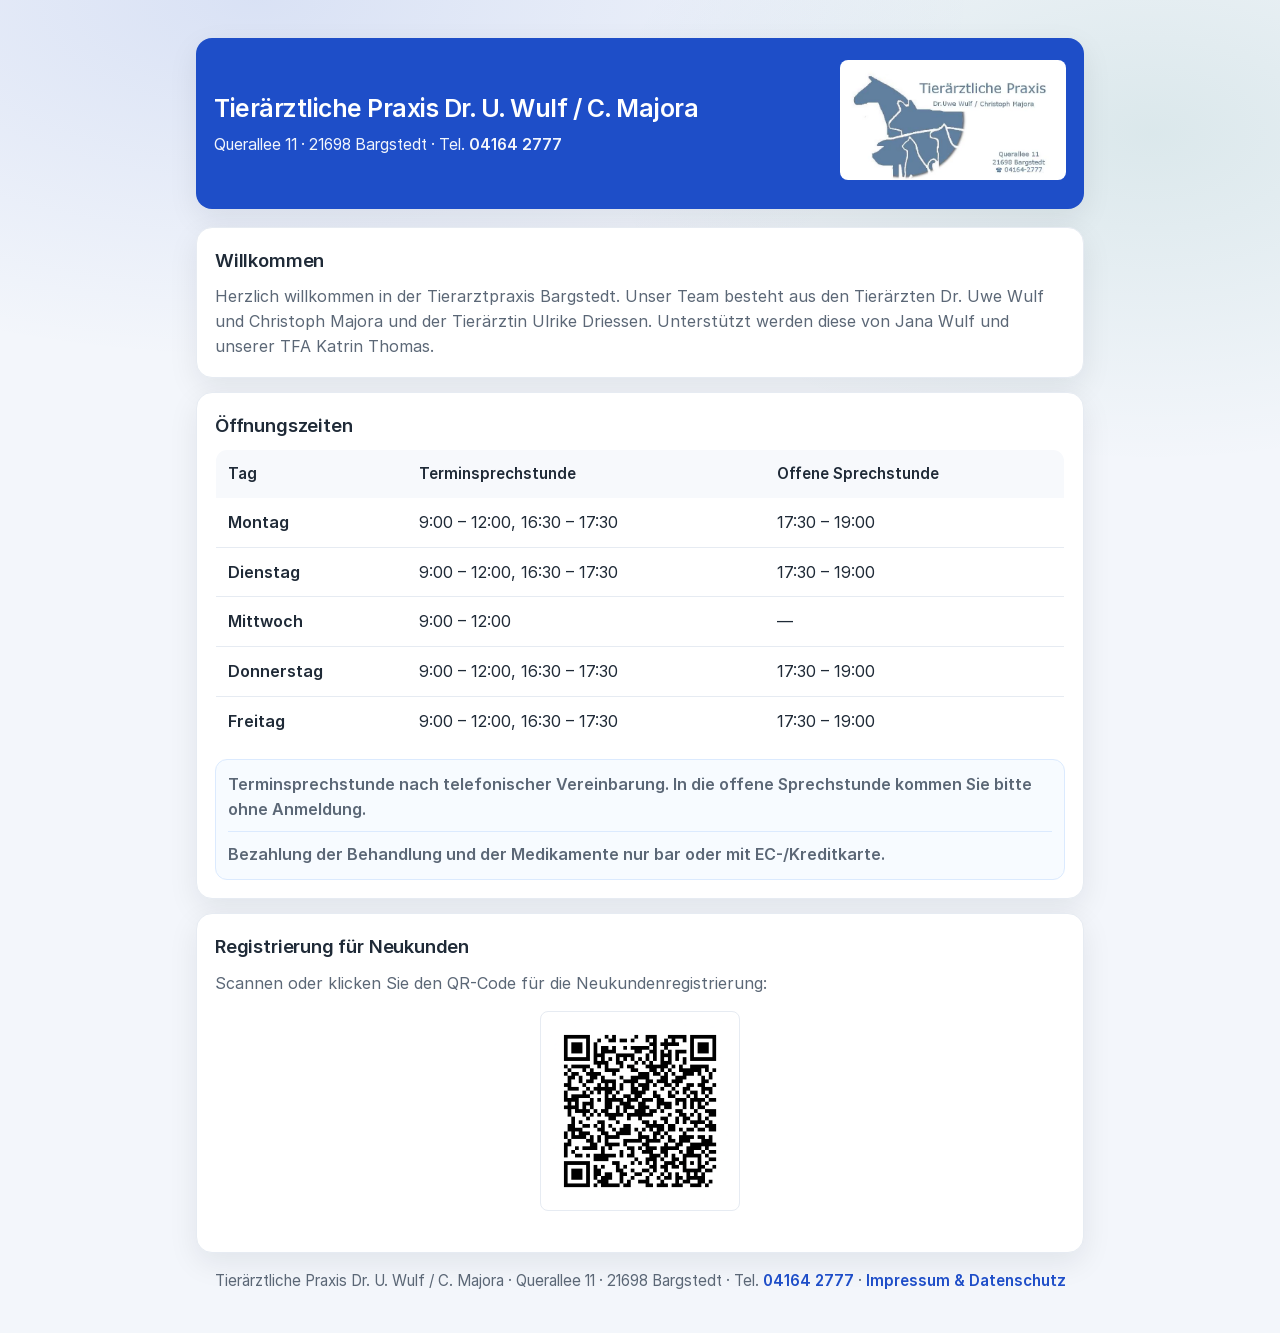
<file: index.html>
<!DOCTYPE html>
<html lang="de">

<head>
  <meta charset="UTF-8" />
  <meta name="viewport" content="width=device-width, initial-scale=1.0" />
  <meta name="format-detection" content="telephone=no">
  <title>Tierarztpraxis Bargstedt</title>
  <meta name="description"
    content="Tierarztpraxis Bargstedt – Dr. U. Wulf & C. Majora bieten Termin- und offene Sprechstunde. Jetzt online Neukundenregistrierung.">
  <link rel="canonical" href="https://tierarztpraxis-bargstedt.de/">

  <meta property="og:type" content="website">
  <meta property="og:locale" content="de_DE">
  <meta property="og:site_name" content="Tierarztpraxis Bargstedt">
  <meta property="og:title" content="Tierarztpraxis Bargstedt">
  <meta property="og:description"
    content="Dr. U. Wulf & C. Majora – Termin- und offene Sprechstunde in Bargstedt. Jetzt online als Neukunde registrieren.">
  <meta property="og:url" content="https://tierarztpraxis-bargstedt.de/">
  <meta property="og:image" content="https://tierarztpraxis-bargstedt.de/images/og-image.jpg">
  <meta property="og:image:width" content="1200">
  <meta property="og:image:height" content="630">
  <meta property="og:image:alt" content="Logo der Tierärztlichen Praxis Dr. Uwe Wulf / Christoph Majora">

  <!-- preload regular font to reduce render-blocking; semi-bold loads later when needed -->
  <link rel="preload" href="fonts/Inter-Regular.woff2" as="font" type="font/woff2" crossorigin>
  <link rel="stylesheet" href="styles.css">

  <link rel="icon" type="image/png" href="images/favicon-96x96.png" sizes="96x96" />
  <link rel="shortcut icon" href="images/favicon.ico" />
  <link rel="apple-touch-icon" sizes="180x180" href="images/apple-touch-icon.png" />
  <link rel="manifest" href="images/site.webmanifest" />
</head>

<body>
  <div class="wrap">
    <header>
      <div class="header-inner">
        <div>
          <h1>Tierärztliche Praxis Dr. U. Wulf / C. Majora</h1>
          <p>Querallee 11 · 21698 Bargstedt · Tel. <a href="tel:+4941642777">04164 2777</a></p>
        </div>
        <picture>
          <source srcset="images/logo.avif" type="image/avif">
          <source srcset="images/logo.webp" type="image/webp">
          <img class="logo" src="images/logo.webp" alt="Praxis Logo" width="640" height="340">
        </picture>
      </div>
    </header>

    <main>
      <div class="grid">
        <section class="card">
          <h2>Willkommen</h2>
          <p>
            Herzlich willkommen in der Tierarztpraxis Bargstedt. Unser Team besteht aus den Tierärzten Dr. Uwe Wulf und
            Christoph Majora und der Tierärztin Ulrike Driessen. Unterstützt werden diese von Jana Wulf und unserer TFA
            Katrin Thomas.
          </p>
        </section>

        <section class="card">
          <h2 id="oeffnungszeiten">Öffnungszeiten</h2>

          <table aria-labelledby="oeffnungszeiten">
            <thead>
              <tr>
                <th scope="col">Tag</th>
                <th scope="col">Terminsprechstunde</th>
                <th scope="col">Offene Sprechstunde</th>
              </tr>
            </thead>
            <tbody>
              <tr>
                <th scope="row">Montag</th>
                <td data-label="Terminsprechstunde">9:00 – 12:00, 16:30 – 17:30</td>
                <td data-label="Offene Sprechstunde">17:30 – 19:00</td>
              </tr>
              <tr>
                <th scope="row">Dienstag</th>
                <td data-label="Terminsprechstunde">9:00 – 12:00, 16:30 – 17:30</td>
                <td data-label="Offene Sprechstunde">17:30 – 19:00</td>
              </tr>
              <tr>
                <th scope="row">Mittwoch</th>
                <td data-label="Terminsprechstunde">9:00 – 12:00</td>
                <td data-label="Offene Sprechstunde">—</td>
              </tr>
              <tr>
                <th scope="row">Donnerstag</th>
                <td data-label="Terminsprechstunde">9:00 – 12:00, 16:30 – 17:30</td>
                <td data-label="Offene Sprechstunde">17:30 – 19:00</td>
              </tr>
              <tr>
                <th scope="row">Freitag</th>
                <td data-label="Terminsprechstunde">9:00 – 12:00, 16:30 – 17:30</td>
                <td data-label="Offene Sprechstunde">17:30 – 19:00</td>
              </tr>
            </tbody>
          </table>

          <div class="note">
            <p><strong>Terminsprechstunde nach telefonischer Vereinbarung. In die offene Sprechstunde kommen Sie bitte ohne
              Anmeldung.</strong></p>
            <p><strong>Bezahlung der Behandlung und der Medikamente nur bar oder mit EC-/Kreditkarte.</strong></p>
          </div>
        </section>

        <section class="card">
          <h2>Registrierung für Neukunden</h2>
          <p>Scannen oder klicken Sie den QR-Code für die Neukundenregistrierung:</p>
          <div class="qr">
            <a href="https://app.petsxl.com/#/signin/self-check-in-start/6d6bb8cd-afca-4d52-b471-80b0d2ed9f25"
              target="_blank" rel="noopener noreferrer">
              <img src="images/qrcode.png" alt="QR-Code zur Registrierung" width="200" height="200">
            </a>
          </div>
        </section>
      </div>
    </main>

    <footer>
      Tierärztliche Praxis Dr. U. Wulf / C. Majora · Querallee 11 · 21698 Bargstedt · Tel. <a href="tel:+4941642777">04164 2777</a>
      · <a href="impressum.html">Impressum &amp; Datenschutz</a>
    </footer>
  </div>
</body>

</html>
</file>
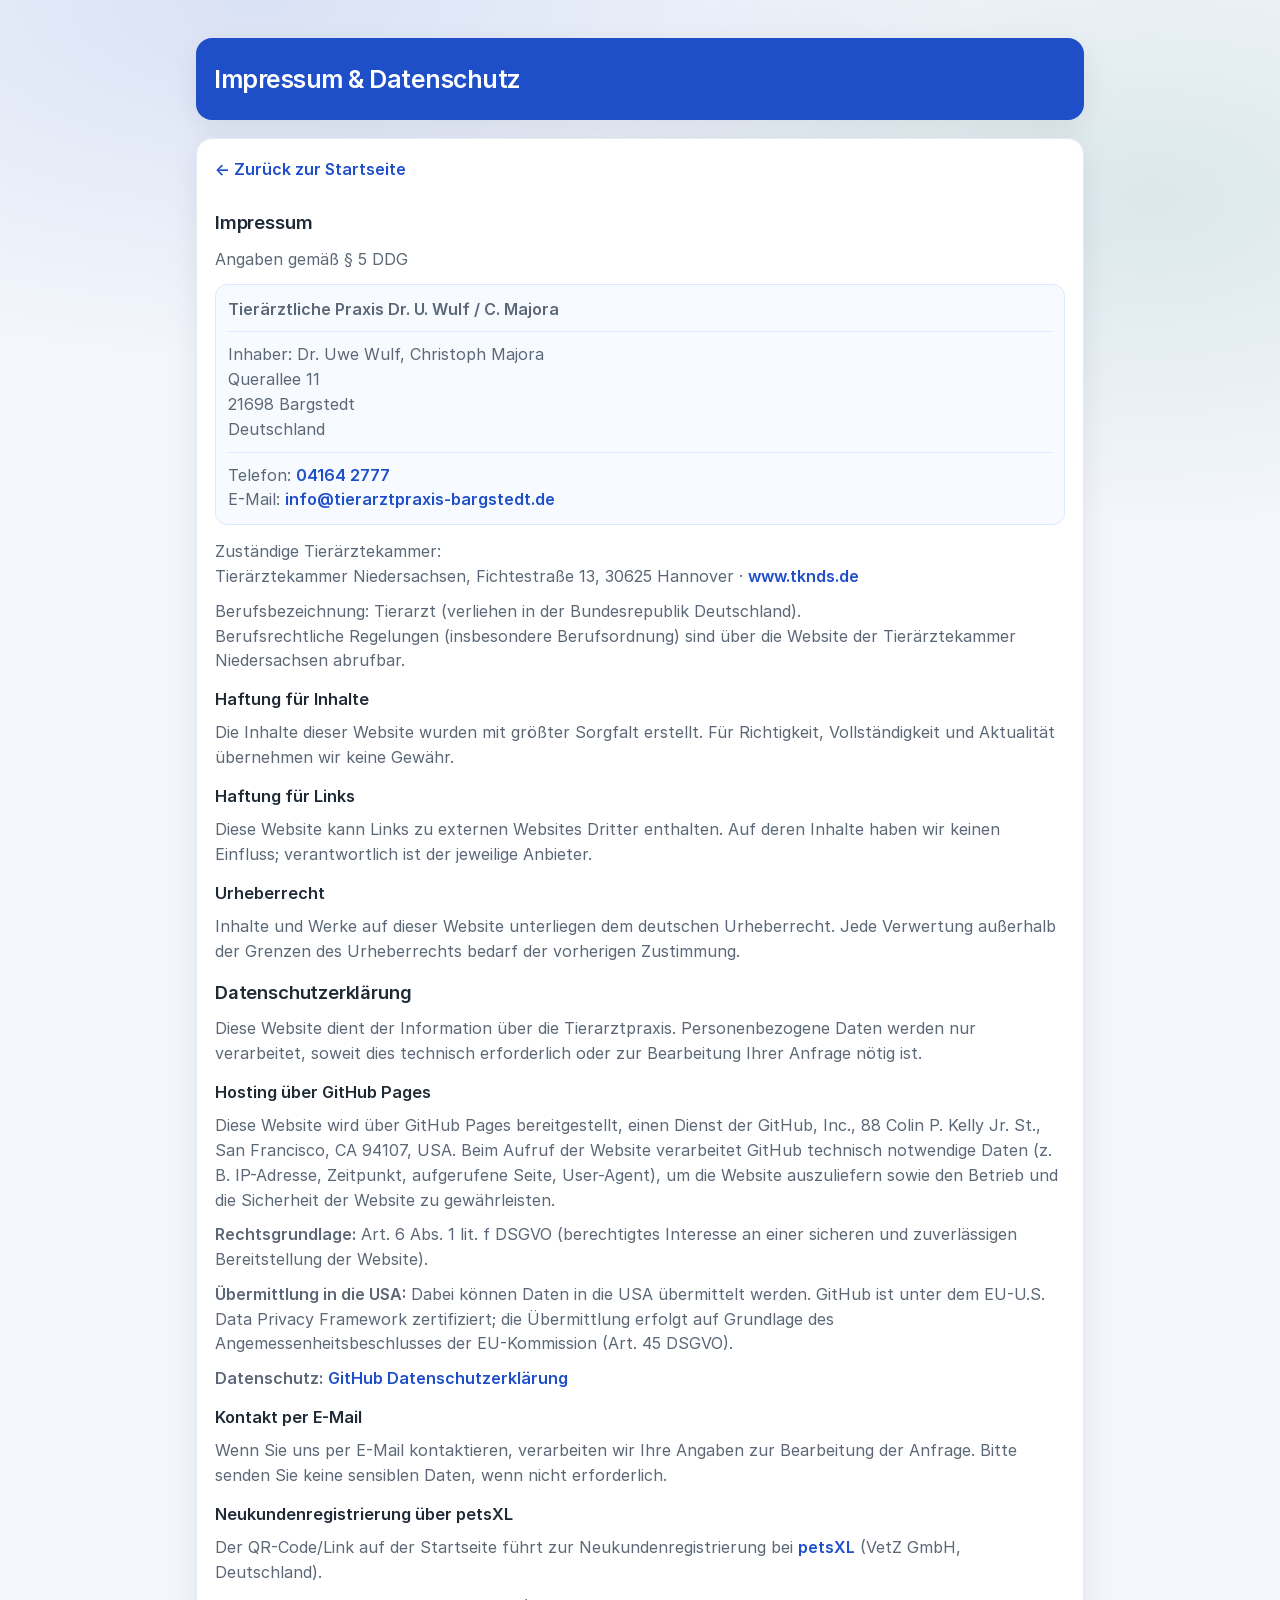
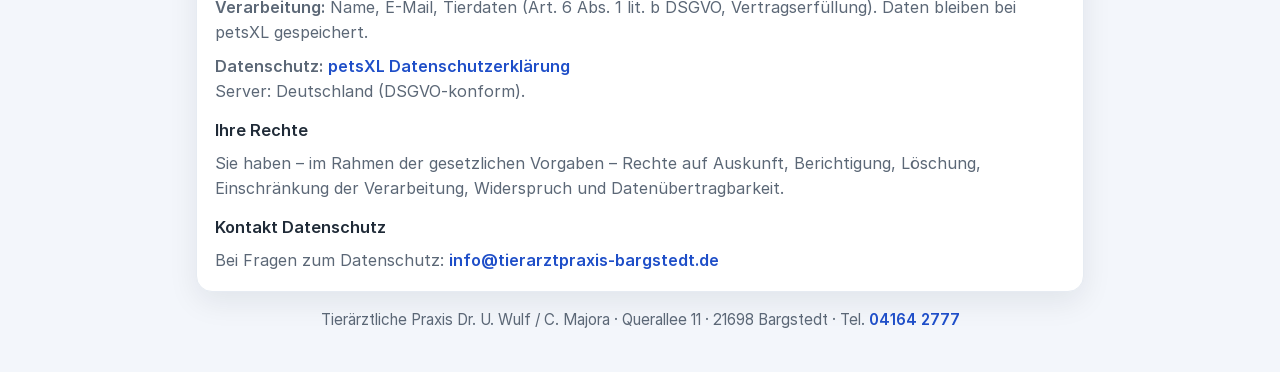
<file: impressum.html>
<!DOCTYPE html>
<html lang="de">

<head>
  <meta charset="UTF-8" />
  <meta name="viewport" content="width=device-width, initial-scale=1.0" />
  <meta name="format-detection" content="telephone=no">
  <title>Impressum &amp; Datenschutz – Tierarztpraxis Bargstedt</title>
  <meta name="description"
    content="Impressum und Datenschutzerklärung der Tierarztpraxis Bargstedt. Informationen zu Dr. Uwe Wulf und Christoph Majora sowie zum Datenschutz.">
  <meta name="robots" content="noindex, follow">
  <link rel="canonical" href="https://tierarztpraxis-bargstedt.de/impressum.html">

  <meta property="og:type" content="website">
  <meta property="og:locale" content="de_DE">
  <meta property="og:site_name" content="Tierarztpraxis Bargstedt">
  <meta property="og:title" content="Impressum &amp; Datenschutz – Tierarztpraxis Bargstedt">
  <meta property="og:description"
    content="Impressum und Datenschutzerklärung der Tierärztlichen Praxis Dr. U. Wulf / C. Majora in Bargstedt.">
  <meta property="og:url" content="https://tierarztpraxis-bargstedt.de/impressum.html">
  <meta property="og:image" content="https://tierarztpraxis-bargstedt.de/images/og-image.jpg">
  <meta property="og:image:width" content="1200">
  <meta property="og:image:height" content="630">
  <meta property="og:image:alt" content="Logo der Tierärztlichen Praxis Dr. Uwe Wulf / Christoph Majora">

  <!-- preload regular font to reduce render-blocking; semi-bold loads later when needed -->
  <link rel="preload" href="fonts/Inter-Regular.woff2" as="font" type="font/woff2" crossorigin>
  <link rel="stylesheet" href="styles.css">

  <link rel="icon" type="image/png" href="images/favicon-96x96.png" sizes="96x96" />
  <link rel="shortcut icon" href="images/favicon.ico" />
  <link rel="apple-touch-icon" sizes="180x180" href="images/apple-touch-icon.png" />
  <link rel="manifest" href="images/site.webmanifest" />
</head>

<body>
  <div class="wrap">
    <header>
      <h1>Impressum &amp; Datenschutz</h1>
    </header>

    <main>
      <div class="card">
        <a class="back" href="/">← Zurück zur Startseite</a>

        <h2>Impressum</h2>
        <p>Angaben gemäß § 5 DDG</p>

        <div class="note">
          <p><strong>Tierärztliche Praxis Dr. U. Wulf / C. Majora</strong></p>
          <p>
            Inhaber: Dr. Uwe Wulf, Christoph Majora <br>
            Querallee 11<br>
            21698 Bargstedt<br>
            Deutschland
          </p>
          <p>
            Telefon: <a href="tel:+4941642777">04164 2777</a><br>
            E-Mail: <a href="mailto:info&#64;tierarztpraxis&#45;bargstedt&#46;de">info&#64;tierarztpraxis&#45;bargstedt&#46;de</a>
          </p>
        </div>

        <p>
          Zuständige Tierärztekammer:<br>
          Tierärztekammer Niedersachsen, Fichtestraße 13, 30625 Hannover ·
          <a href="https://www.tknds.de" target="_blank" rel="noopener noreferrer">www.tknds.de</a>
        </p>

        <p>
          Berufsbezeichnung: Tierarzt (verliehen in der Bundesrepublik Deutschland).<br>
          Berufsrechtliche Regelungen (insbesondere Berufsordnung) sind über die Website der Tierärztekammer Niedersachsen abrufbar.
        </p>

        <h3>Haftung für Inhalte</h3>
        <p>
          Die Inhalte dieser Website wurden mit größter Sorgfalt erstellt. Für Richtigkeit, Vollständigkeit und Aktualität übernehmen wir keine Gewähr.
        </p>

        <h3>Haftung für Links</h3>
        <p>
          Diese Website kann Links zu externen Websites Dritter enthalten. Auf deren Inhalte haben wir keinen Einfluss; verantwortlich ist der jeweilige Anbieter.
        </p>

        <h3>Urheberrecht</h3>
        <p>
          Inhalte und Werke auf dieser Website unterliegen dem deutschen Urheberrecht. Jede Verwertung außerhalb der Grenzen des Urheberrechts bedarf der vorherigen Zustimmung.
        </p>

        <h2>Datenschutzerklärung</h2>
        <p>
          Diese Website dient der Information über die Tierarztpraxis. Personenbezogene Daten werden nur verarbeitet, soweit dies technisch erforderlich oder zur Bearbeitung Ihrer Anfrage nötig ist.
        </p>

        <h3>Hosting über GitHub Pages</h3>
        <p>
          Diese Website wird über GitHub Pages bereitgestellt, einen Dienst der GitHub, Inc., 88 Colin P. Kelly Jr. St.,
          San Francisco, CA 94107, USA. Beim Aufruf der Website verarbeitet GitHub technisch notwendige Daten (z. B.
          IP-Adresse, Zeitpunkt, aufgerufene Seite, User-Agent), um die Website auszuliefern sowie den Betrieb und die
          Sicherheit der Website zu gewährleisten.
        </p>
        <p>
          <strong>Rechtsgrundlage:</strong> Art. 6 Abs. 1 lit. f DSGVO (berechtigtes Interesse an einer sicheren und
          zuverlässigen Bereitstellung der Website).
        </p>
        <p>
          <strong>Übermittlung in die USA:</strong> Dabei können Daten in die USA übermittelt werden. GitHub ist unter dem
          EU-U.S. Data Privacy Framework zertifiziert; die Übermittlung erfolgt auf Grundlage des
          Angemessenheitsbeschlusses der EU-Kommission (Art. 45 DSGVO).
        </p>
        <p>
          <strong>Datenschutz:</strong>
          <a href="https://docs.github.com/de/site-policy/privacy-policies/github-general-privacy-statement"
            target="_blank" rel="noopener">GitHub Datenschutzerklärung</a>
        </p>

        <h3>Kontakt per E-Mail</h3>
        <p>
          Wenn Sie uns per E-Mail kontaktieren, verarbeiten wir Ihre Angaben zur Bearbeitung der Anfrage. Bitte senden Sie keine sensiblen Daten, wenn nicht erforderlich.
        </p>

        <h3>Neukundenregistrierung über petsXL</h3>
        <p>
          Der QR-Code/Link auf der Startseite führt zur Neukundenregistrierung bei
          <a href="https://app.petsxl.com" target="_blank" rel="noopener">petsXL</a>
          (VetZ GmbH, Deutschland).
        </p>
        <p>
          <strong>Verarbeitung:</strong> Name, E-Mail, Tierdaten (Art. 6 Abs. 1 lit. b DSGVO,
          Vertragserfüllung). Daten bleiben bei petsXL gespeichert.
        </p>
        <p>
          <strong>Datenschutz:</strong>
          <a href="https://www.petsxl.com/datenschutz/" target="_blank" rel="noopener">petsXL Datenschutzerklärung</a><br>
          Server: Deutschland (DSGVO-konform).
        </p>

        <h3>Ihre Rechte</h3>
        <p>
          Sie haben – im Rahmen der gesetzlichen Vorgaben – Rechte auf Auskunft, Berichtigung, Löschung, Einschränkung der Verarbeitung, Widerspruch und Datenübertragbarkeit.
        </p>

        <h3>Kontakt Datenschutz</h3>
        <p>
          Bei Fragen zum Datenschutz: <a href="mailto:info&#64;tierarztpraxis&#45;bargstedt&#46;de">info&#64;tierarztpraxis&#45;bargstedt&#46;de</a>
        </p>
      </div>
    </main>

    <footer>
      Tierärztliche Praxis Dr. U. Wulf / C. Majora · Querallee 11 · 21698 Bargstedt · Tel. <a href="tel:+4941642777">04164 2777</a>
    </footer>
  </div>
</body>

</html>
</file>
<file: styles.css>
@font-face {
  font-family: 'Inter';
  src: url('fonts/Inter-Regular.woff2') format('woff2');
  font-weight: 400;
  font-display: swap;
}

@font-face {
  font-family: 'Inter';
  src: url('fonts/Inter-SemiBold.woff2') format('woff2');
  font-weight: 600;
  font-display: swap;
}

:root {
  --bg: #f3f6fb;
  --card: #ffffff;
  --text: #1f2a37;
  --muted: #5b6776;
  --line: #e6ebf2;
  /* darker brand colour for WCAG contrast with white text (originally #2f80ed) */
  --brand1: #1e4ec8;
  --shadow: 0 10px 30px rgba(15, 23, 42, 0.08);
  --radius: 16px;
}

* {
  box-sizing: border-box;
}

body {
  margin: 0;
  font-family: Inter, system-ui, -apple-system, Segoe UI, Roboto, Arial, sans-serif;
  color: var(--text);
  background: radial-gradient(1200px 600px at 20% 0%, rgba(30, 78, 200, .12), transparent 60%),
    radial-gradient(1000px 600px at 90% 10%, rgba(8, 108, 99, .10), transparent 55%),
    var(--bg);
  line-height: 1.55;
  min-height: 100vh;
}

.wrap {
  max-width: 920px;
  margin: 0 auto;
  padding: 20px 16px 40px;
}

/* Header */
header {
  margin: 18px 0;
  padding: 22px 18px;
  border-radius: var(--radius);
  color: white;
  background: var(--brand1);
  box-shadow: var(--shadow);
}

header h1 {
  margin: 0;
  font-size: 1.55rem;
  letter-spacing: -0.02em;
}

header p {
  margin: 6px 0 0;
  color: white;
  opacity: .95;
  font-size: 0.98rem;
}

header a {
  color: white;
}

.header-inner {
  display: flex;
  align-items: center;
  gap: 16px;
  justify-content: space-between;
}

.logo {
  width: auto;
  height: 120px;
  border-radius: 8px;
  flex-shrink: 0;
}

/* Content */
.grid {
  display: grid;
  gap: 14px;
}

.card {
  background: var(--card);
  border: 1px solid var(--line);
  border-radius: var(--radius);
  box-shadow: var(--shadow);
  padding: 18px;
}

h2 {
  margin: 0 0 10px;
  font-size: 1.15rem;
  letter-spacing: -0.01em;
}

* + h2 {
  margin-top: 14px;
}

h3 {
  margin: 14px 0 8px;
  font-size: 1.02rem;
}

p {
  margin: 0 0 10px;
  color: var(--muted);
}

p:last-child {
  margin-bottom: 0;
}

a {
  color: var(--brand1);
  text-decoration: none;
  font-weight: 600;
}

a:hover {
  text-decoration: underline;
}

a[href^="tel:"] {
  white-space: nowrap;
}

.back {
  display: inline-block;
  margin-bottom: 12px;
}

.note {
  margin: 12px 0 14px;
  padding: 12px;
  border-radius: 12px;
  background: #f7fbff;
  border: 1px solid #dbeafe;
  color: var(--muted);
}

.note p + p {
  margin-top: 10px;
  padding-top: 10px;
  border-top: 1px solid #dbeafe;
}

.note:last-child {
  margin-bottom: 0;
}

.qr {
  text-align: center;
  margin: 16px 0;
}

.qr img {
  width: 200px;
  height: 200px;
  padding: 8px;
  border-radius: 8px;
  background: white;
  border: 1px solid var(--line);
}

/* Opening-hours table */
table {
  width: 100%;
  border-collapse: collapse;
  border: 1px solid var(--line);
  border-radius: 12px;
  overflow: hidden;
}

th,
td {
  padding: 12px;
  text-align: left;
  border-bottom: 1px solid var(--line);
  vertical-align: top;
}

th {
  background: #f7f9fc;
  color: var(--text);
  font-weight: 600;
  font-size: 0.95rem;
}

tbody th {
  background: none;
  font-size: inherit;
}

td {
  color: var(--text);
}

tr:last-child td,
tr:last-child th {
  border-bottom: none;
}

footer {
  margin-top: 16px;
  text-align: center;
  color: var(--muted);
  font-size: 0.95rem;
}

/* Responsive: turn opening-hours table into cards on small screens */
@media (max-width: 640px) {
  .wrap {
    padding-bottom: 26px;
  }

  header {
    padding: 16px 12px;
    margin: 12px 0;
  }

  header h1 {
    font-size: 1.25rem;
  }

  header p {
    margin-top: 8px;
    font-size: 0.9rem;
  }

  .header-inner {
    flex-direction: column;
    gap: 12px;
  }

  .logo {
    width: 100%;
    height: auto;
    max-width: 150px;
  }

  table,
  thead,
  tbody,
  th,
  td,
  tr {
    display: block;
  }

  thead {
    display: none;
  }

  table {
    border: none;
    border-radius: 0;
    overflow: visible;
  }

  tr {
    background: var(--card);
    border: 1px solid var(--line);
    border-radius: 14px;
    box-shadow: var(--shadow);
    padding: 10px 12px;
    margin-bottom: 12px;
  }

  td,
  tbody th {
    border: none;
    padding: 8px 0;
  }

  td[data-label]::before {
    content: attr(data-label);
    display: block;
    font-size: 0.85rem;
    color: var(--muted);
    margin-bottom: 2px;
    font-weight: 600;
  }
}

@media (prefers-reduced-motion: reduce) {
  * {
    scroll-behavior: auto !important;
    transition: none !important;
  }
}
</file>
